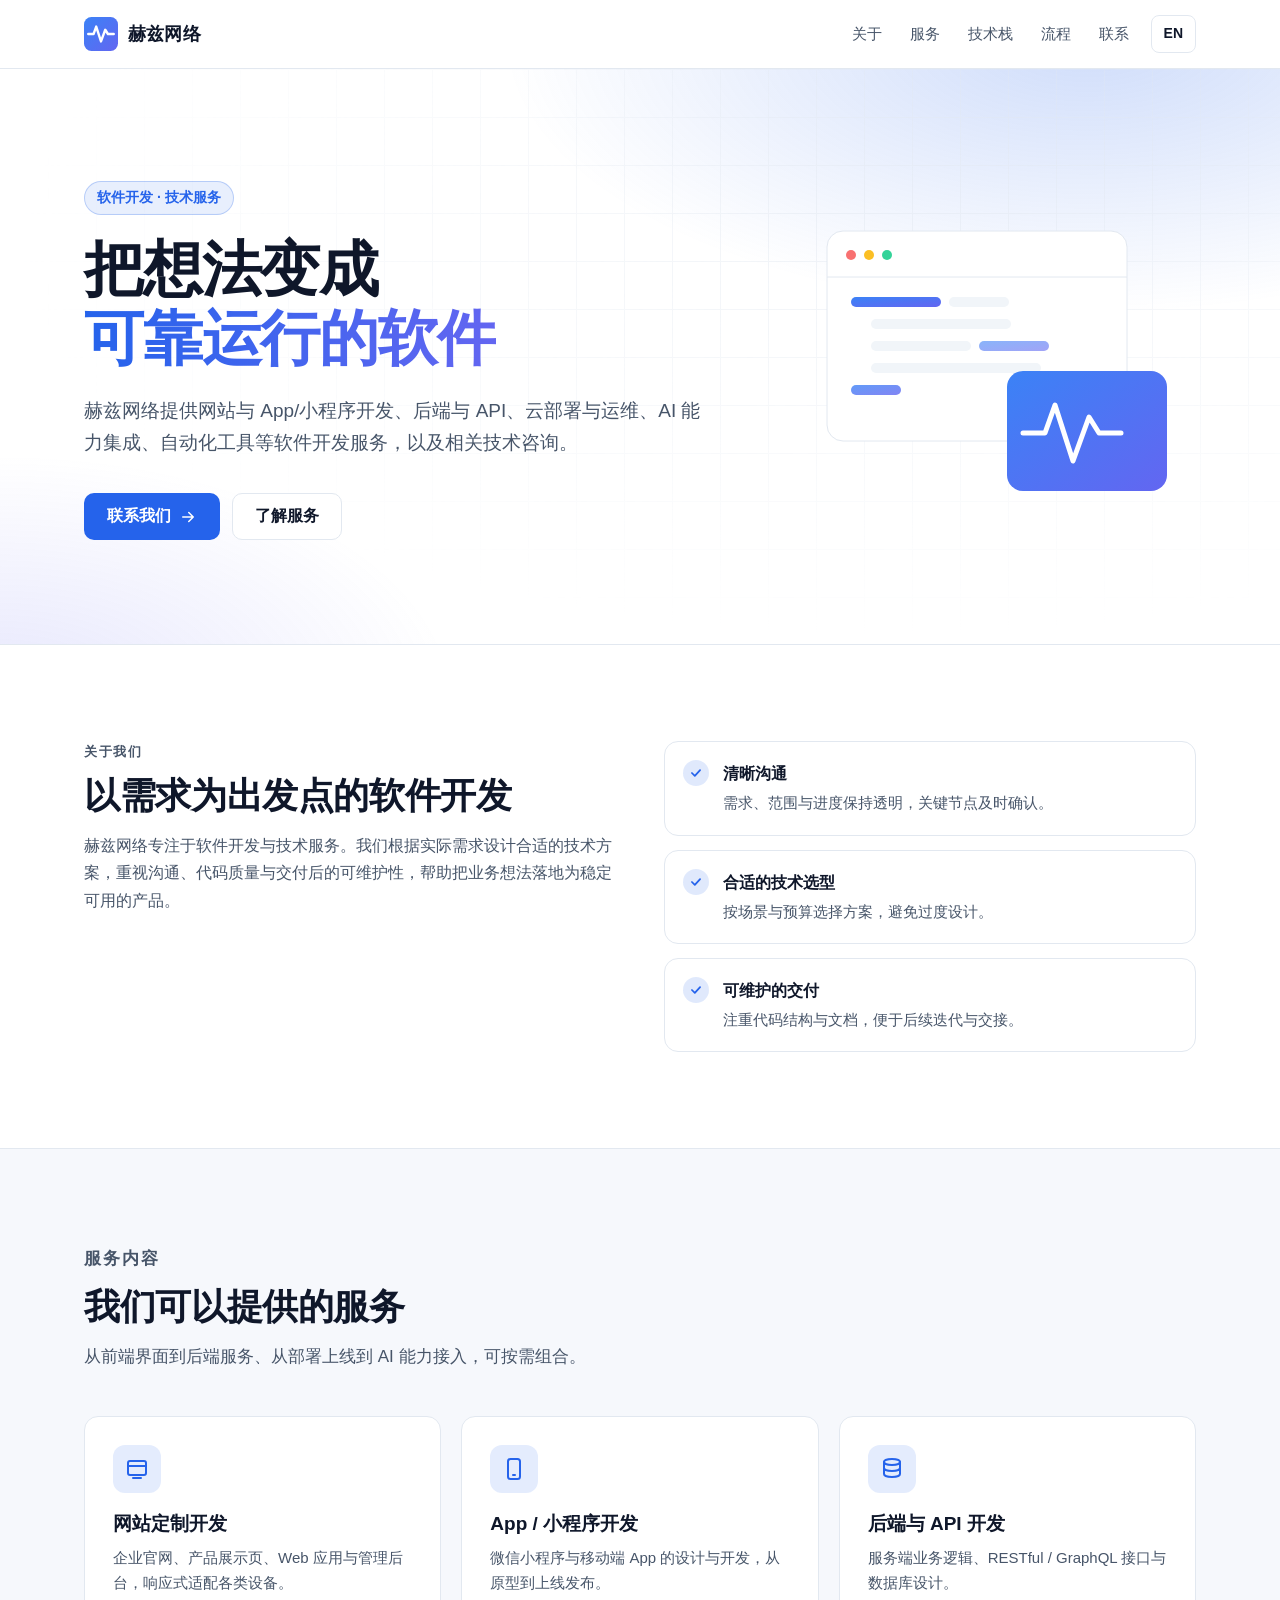
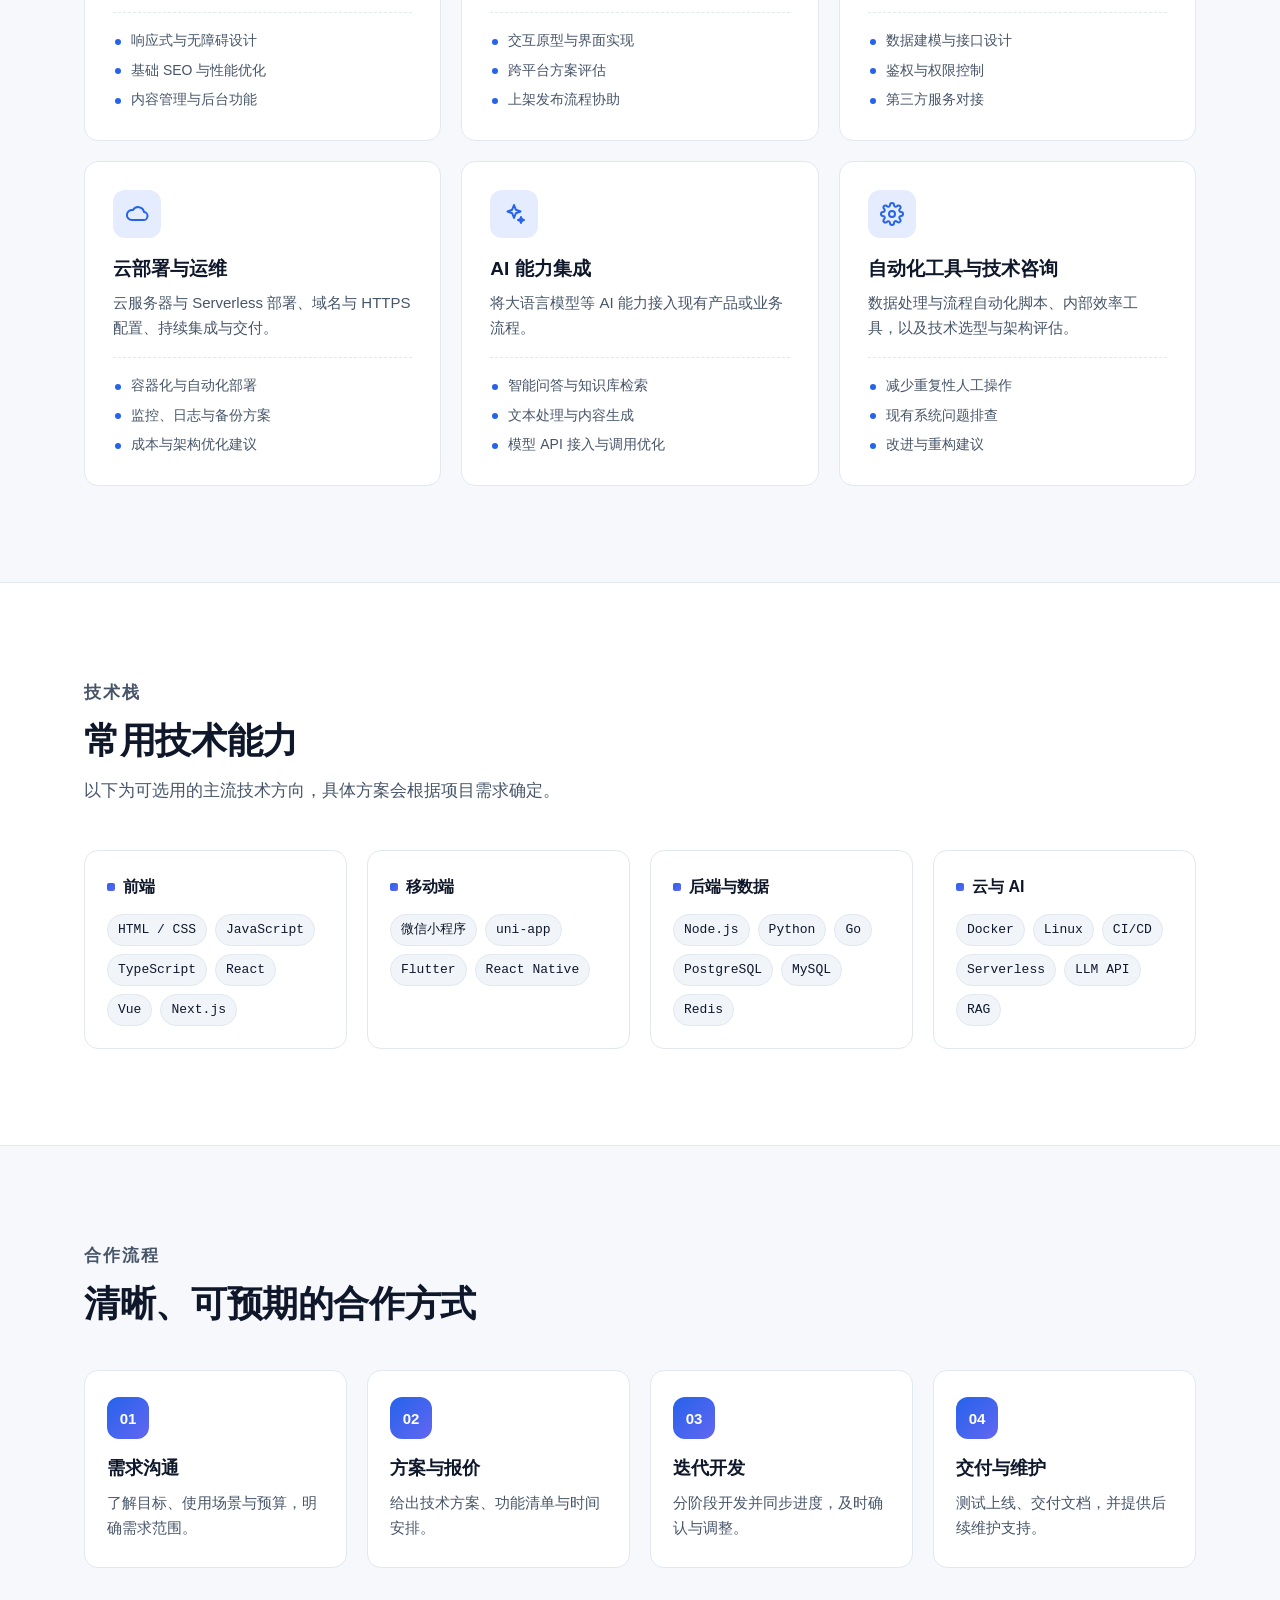
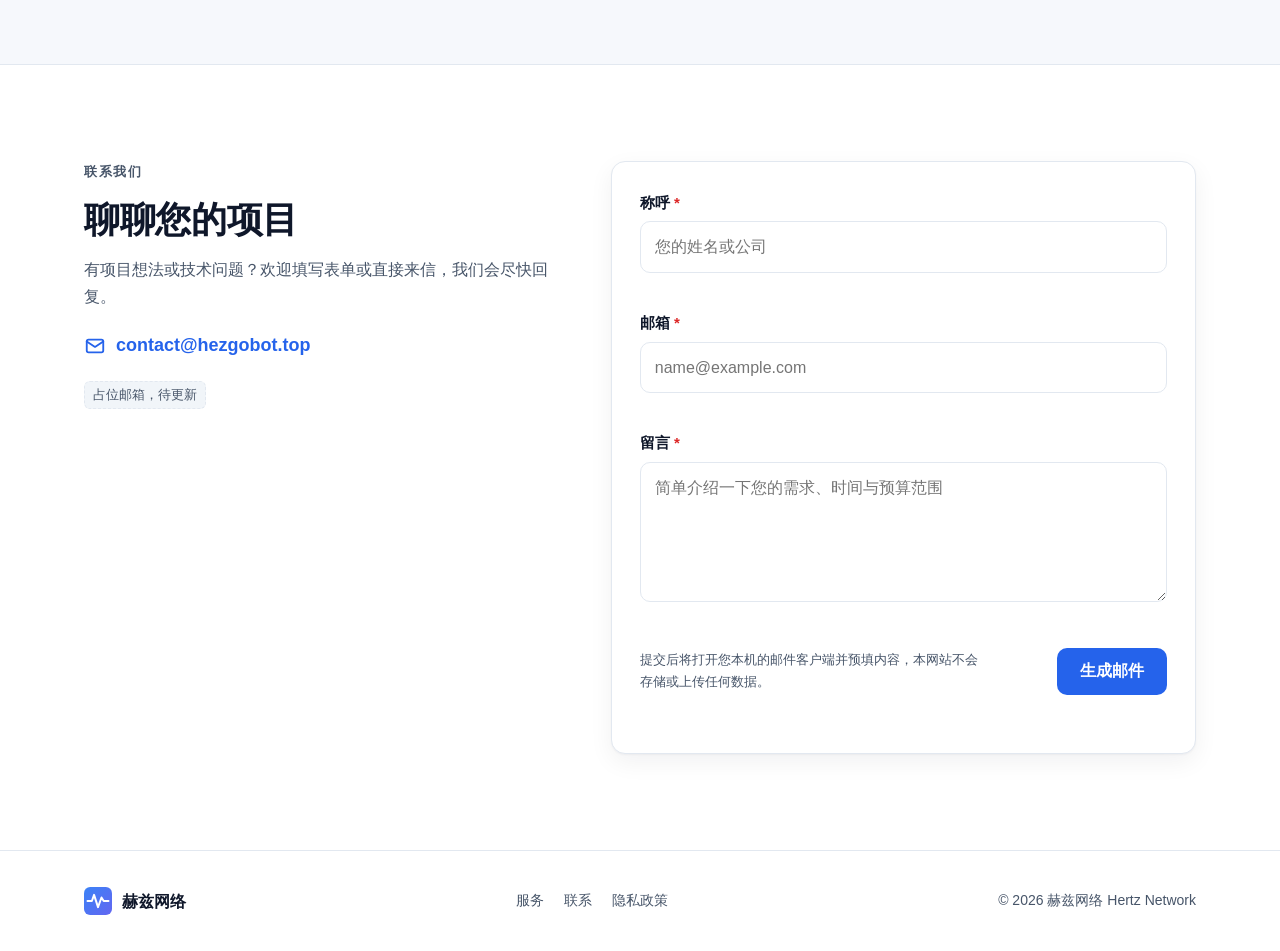
<file: index.html>
<!DOCTYPE html>
<html lang="zh-CN" data-lang="zh" data-title-zh="赫兹网络 Hertz Network｜软件开发与技术服务" data-title-en="Hertz Network (赫兹网络) | Software Development &amp; Technical Services">
<head>
<meta charset="utf-8">
<meta name="viewport" content="width=device-width, initial-scale=1">
<title>赫兹网络 Hertz Network｜软件开发与技术服务</title>
<meta name="description" content="赫兹网络 Hertz Network 提供软件开发与技术服务：网站与 App/小程序开发、后端与 API、云部署与运维、AI 能力集成、自动化工具与技术咨询。Software development services: web &amp; apps, backend/APIs, cloud deployment, AI integration.">
<meta name="robots" content="index, follow">
<meta name="theme-color" content="#2563eb" media="(prefers-color-scheme: light)">
<meta name="theme-color" content="#0b1120" media="(prefers-color-scheme: dark)">
<link rel="canonical" href="https://hertz.yxu2218.workers.dev/">
<link rel="icon" href="favicon.svg" type="image/svg+xml">
<link rel="sitemap" type="application/xml" href="sitemap.xml">
<meta property="og:type" content="website">
<meta property="og:site_name" content="赫兹网络 Hertz Network">
<meta property="og:title" content="赫兹网络 Hertz Network｜软件开发与技术服务">
<meta property="og:description" content="网站与 App 开发、后端与 API、云部署、AI 能力集成——把想法变成可靠运行的软件。">
<meta property="og:url" content="https://hertz.yxu2218.workers.dev/">
<meta property="og:image" content="https://hertz.yxu2218.workers.dev/og-image.png">
<meta property="og:image:width" content="1200">
<meta property="og:image:height" content="630">
<meta property="og:locale" content="zh_CN">
<meta property="og:locale:alternate" content="en_US">
<meta name="twitter:card" content="summary_large_image">
<meta name="twitter:title" content="赫兹网络 Hertz Network｜软件开发与技术服务">
<meta name="twitter:description" content="Web &amp; app development, backend/APIs, cloud deployment and AI integration — turning ideas into software that runs reliably.">
<meta name="twitter:image" content="https://hertz.yxu2218.workers.dev/og-image.png">
<link rel="stylesheet" href="style.css">
</head>
<body>
<a class="skip-link" href="#main"><span class="zh">跳到主要内容</span><span class="en">Skip to main content</span></a>

<header class="nav">
  <div class="wrap nav-inner">
    <a class="brand" href="#top">
      <img src="logo.svg" alt="" width="34" height="34">
      <span><span class="zh">赫兹网络</span><span class="en">Hertz Network</span></span>
    </a>
    <nav class="nav-right" aria-label="主导航 Main">
      <ul class="links" id="site-nav">
        <li><a href="#about"><span class="zh">关于</span><span class="en">About</span></a></li>
        <li><a href="#services"><span class="zh">服务</span><span class="en">Services</span></a></li>
        <li><a href="#stack"><span class="zh">技术栈</span><span class="en">Tech Stack</span></a></li>
        <li><a href="#process"><span class="zh">流程</span><span class="en">Process</span></a></li>
        <li><a href="#contact"><span class="zh">联系</span><span class="en">Contact</span></a></li>
      </ul>
      <button class="lang-btn" type="button" data-lang-toggle aria-label="Switch to English">EN</button>
      <button class="menu-btn" id="menu-btn" type="button" aria-controls="site-nav" aria-expanded="false">
        <span class="visually-hidden">菜单 Menu</span>
        <svg viewBox="0 0 24 24" fill="none" stroke="currentColor" stroke-width="2" stroke-linecap="round" aria-hidden="true"><path d="M4 7h16M4 12h16M4 17h16"/></svg>
      </button>
    </nav>
  </div>
</header>

<main id="main">
  <section class="hero" id="top" aria-labelledby="hero-title">
    <div class="wrap">
      <div>
        <p class="eyebrow"><span class="zh">软件开发 · 技术服务</span><span class="en">Software Development · Technical Services</span></p>
        <h1 id="hero-title"><span class="zh">把想法变成<br><span class="grad">可靠运行的软件</span></span><span class="en">Turning ideas into<br><span class="grad">software that runs reliably</span></span></h1>
        <p class="lead"><span class="zh">赫兹网络提供网站与 App/小程序开发、后端与 API、云部署与运维、AI 能力集成、自动化工具等软件开发服务，以及相关技术咨询。</span><span class="en">Hertz Network offers website, app and mini-program development, backend and API engineering, cloud deployment and operations, AI integration and automation tools — plus related technical consulting.</span></p>
        <div class="cta">
          <a class="btn primary" href="#contact"><span class="zh">联系我们</span><span class="en">Get in touch</span>
            <svg width="18" height="18" viewBox="0 0 24 24" fill="none" stroke="currentColor" stroke-width="2" stroke-linecap="round" stroke-linejoin="round" aria-hidden="true"><path d="M5 12h14M13 6l6 6-6 6"/></svg></a>
          <a class="btn ghost" href="#services"><span class="zh">了解服务</span><span class="en">Explore services</span></a>
        </div>
      </div>
      <div class="hero-art" aria-hidden="true">
        <svg viewBox="0 0 360 300" xmlns="http://www.w3.org/2000/svg">
          <defs>
            <linearGradient id="hg" x1="0" y1="0" x2="1" y2="1"><stop offset="0" stop-color="#3b82f6"/><stop offset="1" stop-color="#6366f1"/></linearGradient>
          </defs>
          <rect x="10" y="20" width="300" height="210" rx="16" fill="var(--surface)" stroke="var(--line)"/>
          <circle cx="34" cy="44" r="5" fill="#f87171"/><circle cx="52" cy="44" r="5" fill="#fbbf24"/><circle cx="70" cy="44" r="5" fill="#34d399"/>
          <line x1="10" y1="66" x2="310" y2="66" stroke="var(--line)"/>
          <rect x="34" y="86" width="90" height="10" rx="5" fill="url(#hg)"/>
          <rect x="132" y="86" width="60" height="10" rx="5" fill="var(--surface-2)"/>
          <rect x="54" y="108" width="140" height="10" rx="5" fill="var(--surface-2)"/>
          <rect x="54" y="130" width="100" height="10" rx="5" fill="var(--surface-2)"/>
          <rect x="162" y="130" width="70" height="10" rx="5" fill="url(#hg)" opacity=".6"/>
          <rect x="54" y="152" width="170" height="10" rx="5" fill="var(--surface-2)"/>
          <rect x="34" y="174" width="50" height="10" rx="5" fill="url(#hg)" opacity=".8"/>
          <rect x="190" y="160" width="160" height="120" rx="16" fill="url(#hg)"/>
          <path d="M206 222h22l10-28 18 56 16-44 10 16h22" fill="none" stroke="#fff" stroke-width="5" stroke-linecap="round" stroke-linejoin="round"/>
        </svg>
      </div>
    </div>
  </section>

  <section id="about" class="section" aria-labelledby="about-title">
    <div class="wrap about-grid">
      <div>
        <p class="kicker"><span class="zh">关于我们</span><span class="en">About</span></p>
        <h2 id="about-title"><span class="zh">以需求为出发点的软件开发</span><span class="en">Software development that starts from your needs</span></h2>
        <p><span class="zh">赫兹网络专注于软件开发与技术服务。我们根据实际需求设计合适的技术方案，重视沟通、代码质量与交付后的可维护性，帮助把业务想法落地为稳定可用的产品。</span><span class="en">Hertz Network focuses on software development and technical services. We design solutions around real requirements, with an emphasis on clear communication, code quality and long-term maintainability, helping turn ideas into stable, usable products.</span></p>
      </div>
      <ul class="values">
        <li><span class="check" aria-hidden="true"><svg viewBox="0 0 24 24" fill="none" stroke="currentColor" stroke-width="3" stroke-linecap="round" stroke-linejoin="round"><path d="M5 12l5 5 9-10"/></svg></span>
          <div><strong><span class="zh">清晰沟通</span><span class="en">Clear communication</span></strong><span class="d"><span class="zh">需求、范围与进度保持透明，关键节点及时确认。</span><span class="en">Transparent scope and progress, with check-ins at key milestones.</span></span></div></li>
        <li><span class="check" aria-hidden="true"><svg viewBox="0 0 24 24" fill="none" stroke="currentColor" stroke-width="3" stroke-linecap="round" stroke-linejoin="round"><path d="M5 12l5 5 9-10"/></svg></span>
          <div><strong><span class="zh">合适的技术选型</span><span class="en">Fit-for-purpose technology</span></strong><span class="d"><span class="zh">按场景与预算选择方案，避免过度设计。</span><span class="en">Choices driven by use case and budget, without over-engineering.</span></span></div></li>
        <li><span class="check" aria-hidden="true"><svg viewBox="0 0 24 24" fill="none" stroke="currentColor" stroke-width="3" stroke-linecap="round" stroke-linejoin="round"><path d="M5 12l5 5 9-10"/></svg></span>
          <div><strong><span class="zh">可维护的交付</span><span class="en">Maintainable delivery</span></strong><span class="d"><span class="zh">注重代码结构与文档，便于后续迭代与交接。</span><span class="en">Well-structured code and documentation for future iteration and handover.</span></span></div></li>
      </ul>
    </div>
  </section>

  <section id="services" class="section alt" aria-labelledby="services-title">
    <div class="wrap">
      <div class="section-head">
        <p class="kicker"><span class="zh">服务内容</span><span class="en">Services</span></p>
        <h2 id="services-title"><span class="zh">我们可以提供的服务</span><span class="en">What we offer</span></h2>
        <p><span class="zh">从前端界面到后端服务、从部署上线到 AI 能力接入，可按需组合。</span><span class="en">From interfaces to backend services, from deployment to AI integration — combine what you need.</span></p>
      </div>
      <div class="grid">
        <article class="card">
          <div class="ico" aria-hidden="true"><svg viewBox="0 0 24 24" fill="none" stroke="currentColor" stroke-width="2" stroke-linecap="round" stroke-linejoin="round"><rect x="3" y="4" width="18" height="14" rx="2"/><path d="M3 9h18M8 21h8"/></svg></div>
          <h3><span class="zh">网站定制开发</span><span class="en">Web Development</span></h3>
          <p><span class="zh">企业官网、产品展示页、Web 应用与管理后台，响应式适配各类设备。</span><span class="en">Company sites, product pages, web apps and admin dashboards, responsive across devices.</span></p>
          <ul>
            <li><span class="zh">响应式与无障碍设计</span><span class="en">Responsive, accessible design</span></li>
            <li><span class="zh">基础 SEO 与性能优化</span><span class="en">SEO basics and performance tuning</span></li>
            <li><span class="zh">内容管理与后台功能</span><span class="en">Content management and admin features</span></li>
          </ul>
        </article>
        <article class="card">
          <div class="ico" aria-hidden="true"><svg viewBox="0 0 24 24" fill="none" stroke="currentColor" stroke-width="2" stroke-linecap="round" stroke-linejoin="round"><rect x="6" y="2" width="12" height="20" rx="2.5"/><path d="M11 18h2"/></svg></div>
          <h3><span class="zh">App / 小程序开发</span><span class="en">Apps &amp; Mini-programs</span></h3>
          <p><span class="zh">微信小程序与移动端 App 的设计与开发，从原型到上线发布。</span><span class="en">WeChat mini-programs and mobile apps, from prototype to release.</span></p>
          <ul>
            <li><span class="zh">交互原型与界面实现</span><span class="en">Interactive prototypes and UI build</span></li>
            <li><span class="zh">跨平台方案评估</span><span class="en">Cross-platform options assessment</span></li>
            <li><span class="zh">上架发布流程协助</span><span class="en">Help with store / platform release</span></li>
          </ul>
        </article>
        <article class="card">
          <div class="ico" aria-hidden="true"><svg viewBox="0 0 24 24" fill="none" stroke="currentColor" stroke-width="2" stroke-linecap="round" stroke-linejoin="round"><ellipse cx="12" cy="5" rx="8" ry="3"/><path d="M4 5v6c0 1.7 3.6 3 8 3s8-1.3 8-3V5M4 11v6c0 1.7 3.6 3 8 3s8-1.3 8-3v-6"/></svg></div>
          <h3><span class="zh">后端与 API 开发</span><span class="en">Backend &amp; APIs</span></h3>
          <p><span class="zh">服务端业务逻辑、RESTful / GraphQL 接口与数据库设计。</span><span class="en">Server-side logic, RESTful / GraphQL APIs and database design.</span></p>
          <ul>
            <li><span class="zh">数据建模与接口设计</span><span class="en">Data modelling and API design</span></li>
            <li><span class="zh">鉴权与权限控制</span><span class="en">Authentication and access control</span></li>
            <li><span class="zh">第三方服务对接</span><span class="en">Third-party service integration</span></li>
          </ul>
        </article>
        <article class="card">
          <div class="ico" aria-hidden="true"><svg viewBox="0 0 24 24" fill="none" stroke="currentColor" stroke-width="2" stroke-linecap="round" stroke-linejoin="round"><path d="M7 18a5 5 0 1 1 .9-9.9A6 6 0 0 1 19 10a4 4 0 0 1-1 8H7z"/></svg></div>
          <h3><span class="zh">云部署与运维</span><span class="en">Cloud Deployment &amp; Ops</span></h3>
          <p><span class="zh">云服务器与 Serverless 部署、域名与 HTTPS 配置、持续集成与交付。</span><span class="en">Cloud server and serverless deployment, domains and HTTPS, CI/CD pipelines.</span></p>
          <ul>
            <li><span class="zh">容器化与自动化部署</span><span class="en">Containerisation and automated deploys</span></li>
            <li><span class="zh">监控、日志与备份方案</span><span class="en">Monitoring, logging and backups</span></li>
            <li><span class="zh">成本与架构优化建议</span><span class="en">Cost and architecture recommendations</span></li>
          </ul>
        </article>
        <article class="card">
          <div class="ico" aria-hidden="true"><svg viewBox="0 0 24 24" fill="none" stroke="currentColor" stroke-width="2" stroke-linecap="round" stroke-linejoin="round"><path d="M12 3l1.8 4.7L18.5 9.5l-4.7 1.8L12 16l-1.8-4.7L5.5 9.5l4.7-1.8z"/><path d="M19 15l.8 2.2L22 18l-2.2.8L19 21l-.8-2.2L16 18l2.2-.8z"/></svg></div>
          <h3><span class="zh">AI 能力集成</span><span class="en">AI Integration</span></h3>
          <p><span class="zh">将大语言模型等 AI 能力接入现有产品或业务流程。</span><span class="en">Bringing large language models and other AI capabilities into products and workflows.</span></p>
          <ul>
            <li><span class="zh">智能问答与知识库检索</span><span class="en">Assistants and knowledge-base retrieval</span></li>
            <li><span class="zh">文本处理与内容生成</span><span class="en">Text processing and content generation</span></li>
            <li><span class="zh">模型 API 接入与调用优化</span><span class="en">Model API integration and usage tuning</span></li>
          </ul>
        </article>
        <article class="card">
          <div class="ico" aria-hidden="true"><svg viewBox="0 0 24 24" fill="none" stroke="currentColor" stroke-width="2" stroke-linecap="round" stroke-linejoin="round"><circle cx="12" cy="12" r="3"/><path d="M19.4 15a1.7 1.7 0 0 0 .3 1.8l.1.1a2 2 0 1 1-2.8 2.8l-.1-.1a1.7 1.7 0 0 0-2.9 1.2V21a2 2 0 1 1-4 0v-.1a1.7 1.7 0 0 0-2.9-1.2l-.1.1a2 2 0 1 1-2.8-2.8l.1-.1A1.7 1.7 0 0 0 3.1 14H3a2 2 0 1 1 0-4h.1a1.7 1.7 0 0 0 1.2-2.9l-.1-.1A2 2 0 1 1 7 4.2l.1.1A1.7 1.7 0 0 0 10 3.1V3a2 2 0 1 1 4 0v.1a1.7 1.7 0 0 0 2.9 1.2l.1-.1A2 2 0 1 1 19.8 7l-.1.1a1.7 1.7 0 0 0 1.2 2.9H21a2 2 0 1 1 0 4h-.1a1.7 1.7 0 0 0-1.5 1z"/></svg></div>
          <h3><span class="zh">自动化工具与技术咨询</span><span class="en">Automation &amp; Consulting</span></h3>
          <p><span class="zh">数据处理与流程自动化脚本、内部效率工具，以及技术选型与架构评估。</span><span class="en">Data processing and workflow automation, internal tools, technology selection and architecture reviews.</span></p>
          <ul>
            <li><span class="zh">减少重复性人工操作</span><span class="en">Cutting repetitive manual work</span></li>
            <li><span class="zh">现有系统问题排查</span><span class="en">Troubleshooting existing systems</span></li>
            <li><span class="zh">改进与重构建议</span><span class="en">Improvement and refactoring advice</span></li>
          </ul>
        </article>
      </div>
    </div>
  </section>

  <section id="stack" class="section" aria-labelledby="stack-title">
    <div class="wrap">
      <div class="section-head">
        <p class="kicker"><span class="zh">技术栈</span><span class="en">Tech Stack</span></p>
        <h2 id="stack-title"><span class="zh">常用技术能力</span><span class="en">Technologies we work with</span></h2>
        <p><span class="zh">以下为可选用的主流技术方向，具体方案会根据项目需求确定。</span><span class="en">Mainstream technologies we can choose from; the actual stack is decided per project.</span></p>
      </div>
      <div class="stack">
        <div class="stack-group">
          <h3><span class="zh">前端</span><span class="en">Frontend</span></h3>
          <ul class="tags"><li>HTML / CSS</li><li>JavaScript</li><li>TypeScript</li><li>React</li><li>Vue</li><li>Next.js</li></ul>
        </div>
        <div class="stack-group">
          <h3><span class="zh">移动端</span><span class="en">Mobile</span></h3>
          <ul class="tags"><li><span class="zh">微信小程序</span><span class="en">WeChat Mini Program</span></li><li>uni-app</li><li>Flutter</li><li>React Native</li></ul>
        </div>
        <div class="stack-group">
          <h3><span class="zh">后端与数据</span><span class="en">Backend &amp; Data</span></h3>
          <ul class="tags"><li>Node.js</li><li>Python</li><li>Go</li><li>PostgreSQL</li><li>MySQL</li><li>Redis</li></ul>
        </div>
        <div class="stack-group">
          <h3><span class="zh">云与 AI</span><span class="en">Cloud &amp; AI</span></h3>
          <ul class="tags"><li>Docker</li><li>Linux</li><li>CI/CD</li><li>Serverless</li><li>LLM API</li><li>RAG</li></ul>
        </div>
      </div>
    </div>
  </section>

  <section id="process" class="section alt" aria-labelledby="process-title">
    <div class="wrap">
      <div class="section-head">
        <p class="kicker"><span class="zh">合作流程</span><span class="en">How We Work</span></p>
        <h2 id="process-title"><span class="zh">清晰、可预期的合作方式</span><span class="en">A clear, predictable way of working</span></h2>
      </div>
      <ol class="steps">
        <li><h3><span class="zh">需求沟通</span><span class="en">Discovery</span></h3><p><span class="zh">了解目标、使用场景与预算，明确需求范围。</span><span class="en">Understand goals, use cases and budget; define the scope.</span></p></li>
        <li><h3><span class="zh">方案与报价</span><span class="en">Proposal</span></h3><p><span class="zh">给出技术方案、功能清单与时间安排。</span><span class="en">A technical plan, feature list and timeline.</span></p></li>
        <li><h3><span class="zh">迭代开发</span><span class="en">Development</span></h3><p><span class="zh">分阶段开发并同步进度，及时确认与调整。</span><span class="en">Iterative development with regular progress check-ins.</span></p></li>
        <li><h3><span class="zh">交付与维护</span><span class="en">Delivery &amp; Support</span></h3><p><span class="zh">测试上线、交付文档，并提供后续维护支持。</span><span class="en">Testing, launch, documentation and ongoing maintenance.</span></p></li>
      </ol>
    </div>
  </section>

  <section id="contact" class="section" aria-labelledby="contact-title">
    <div class="wrap contact-grid">
      <div class="contact-info">
        <p class="kicker"><span class="zh">联系我们</span><span class="en">Contact</span></p>
        <h2 id="contact-title"><span class="zh">聊聊您的项目</span><span class="en">Tell us about your project</span></h2>
        <p><span class="zh">有项目想法或技术问题？欢迎填写表单或直接来信，我们会尽快回复。</span><span class="en">Have a project idea or a technical question? Use the form or email us directly and we will get back to you.</span></p>
        <!-- TODO: replace placeholder email with the real address (also in main.js and privacy.html) -->
        <p class="mail-line">
          <svg viewBox="0 0 24 24" fill="none" stroke="currentColor" stroke-width="2" stroke-linecap="round" stroke-linejoin="round" aria-hidden="true"><rect x="3" y="5" width="18" height="14" rx="2"/><path d="M3 7l9 6 9-6"/></svg>
          <a href="mailto:contact@hezgobot.top">contact@hezgobot.top</a>
        </p>
        <span class="placeholder"><span class="zh">占位邮箱，待更新</span><span class="en">Placeholder email — to be updated</span></span>
      </div>

      <form class="form" id="contact-form" novalidate aria-describedby="form-hint">
        <div class="field">
          <label for="name"><span class="zh">称呼</span><span class="en">Name</span> <span class="req" aria-hidden="true">*</span></label>
          <input id="name" name="name" type="text" autocomplete="name" required maxlength="100" aria-describedby="name-error" data-ph-zh="您的姓名或公司" data-ph-en="Your name or company" placeholder="您的姓名或公司">
          <span class="err" id="name-error" aria-live="polite"></span>
        </div>
        <div class="field">
          <label for="email"><span class="zh">邮箱</span><span class="en">Email</span> <span class="req" aria-hidden="true">*</span></label>
          <input id="email" name="email" type="email" autocomplete="email" required maxlength="200" aria-describedby="email-error" data-ph-zh="name@example.com" data-ph-en="name@example.com" placeholder="name@example.com">
          <span class="err" id="email-error" aria-live="polite"></span>
        </div>
        <div class="field">
          <label for="message"><span class="zh">留言</span><span class="en">Message</span> <span class="req" aria-hidden="true">*</span></label>
          <textarea id="message" name="message" required minlength="10" maxlength="5000" aria-describedby="message-error" data-ph-zh="简单介绍一下您的需求、时间与预算范围" data-ph-en="Briefly describe what you need, your timeline and budget range" placeholder="简单介绍一下您的需求、时间与预算范围"></textarea>
          <span class="err" id="message-error" aria-live="polite"></span>
        </div>
        <div class="form-foot">
          <p class="form-hint" id="form-hint"><span class="zh">提交后将打开您本机的邮件客户端并预填内容，本网站不会存储或上传任何数据。</span><span class="en">Submitting opens your own mail app with the message prefilled. This site does not store or upload any data.</span></p>
          <button class="btn primary" type="submit"><span class="zh">生成邮件</span><span class="en">Compose email</span></button>
        </div>
        <p class="form-status" id="form-status" role="status" aria-live="polite"></p>
      </form>
    </div>
  </section>
</main>

<footer class="footer">
  <div class="wrap footer-inner">
    <a class="brand" href="#top"><img src="logo.svg" alt="" width="28" height="28"><span><span class="zh">赫兹网络</span><span class="en">Hertz Network</span></span></a>
    <ul class="footer-links">
      <li><a href="#services"><span class="zh">服务</span><span class="en">Services</span></a></li>
      <li><a href="#contact"><span class="zh">联系</span><span class="en">Contact</span></a></li>
      <li><a href="privacy.html"><span class="zh">隐私政策</span><span class="en">Privacy Policy</span></a></li>
    </ul>
    <p>© <span id="year">2026</span> 赫兹网络 Hertz Network</p>
  </div>
</footer>
<script src="main.js"></script>
</body>
</html>
</file>
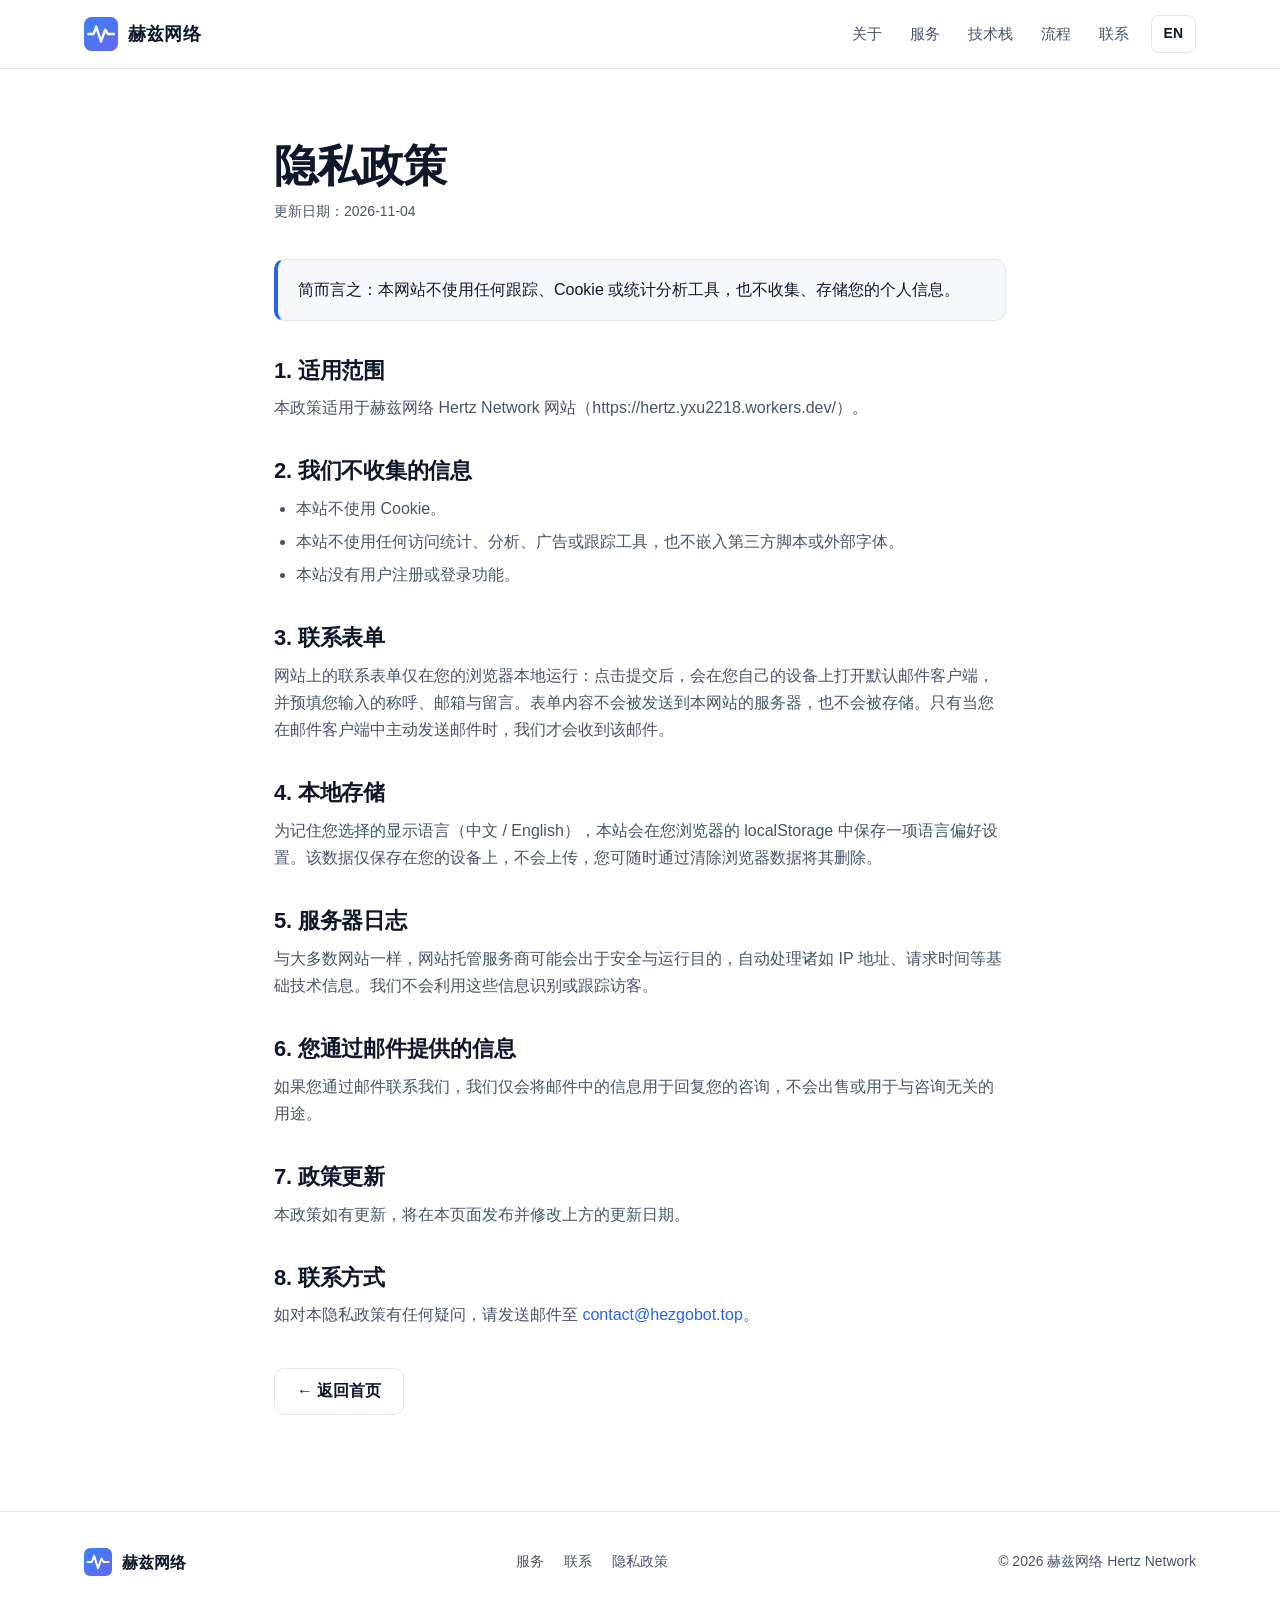
<file: privacy.html>
<!DOCTYPE html>
<html lang="zh-CN" data-lang="zh" data-title-zh="隐私政策｜赫兹网络 Hertz Network" data-title-en="Privacy Policy | Hertz Network (赫兹网络)">
<head>
<meta charset="utf-8">
<meta name="viewport" content="width=device-width, initial-scale=1">
<title>隐私政策｜赫兹网络 Hertz Network</title>
<meta name="description" content="赫兹网络 Hertz Network 网站隐私政策：本站不使用任何跟踪、Cookie 或统计分析工具。Privacy policy: no tracking, cookies or analytics.">
<meta name="robots" content="index, follow">
<meta name="theme-color" content="#2563eb" media="(prefers-color-scheme: light)">
<meta name="theme-color" content="#0b1120" media="(prefers-color-scheme: dark)">
<link rel="canonical" href="https://hertz.yxu2218.workers.dev/privacy.html">
<link rel="icon" href="favicon.svg" type="image/svg+xml">
<meta property="og:type" content="website">
<meta property="og:site_name" content="赫兹网络 Hertz Network">
<meta property="og:title" content="隐私政策｜赫兹网络 Hertz Network">
<meta property="og:description" content="本站不使用任何跟踪、Cookie 或统计分析工具。This site uses no tracking, cookies or analytics.">
<meta property="og:url" content="https://hertz.yxu2218.workers.dev/privacy.html">
<meta property="og:image" content="https://hertz.yxu2218.workers.dev/og-image.png">
<meta property="og:locale" content="zh_CN">
<meta property="og:locale:alternate" content="en_US">
<meta name="twitter:card" content="summary_large_image">
<meta name="twitter:title" content="Privacy Policy | Hertz Network">
<meta name="twitter:description" content="This site uses no tracking, cookies or analytics.">
<meta name="twitter:image" content="https://hertz.yxu2218.workers.dev/og-image.png">
<link rel="stylesheet" href="style.css">
</head>
<body>
<a class="skip-link" href="#main"><span class="zh">跳到主要内容</span><span class="en">Skip to main content</span></a>

<header class="nav">
  <div class="wrap nav-inner">
    <a class="brand" href="index.html">
      <img src="logo.svg" alt="" width="34" height="34">
      <span><span class="zh">赫兹网络</span><span class="en">Hertz Network</span></span>
    </a>
    <nav class="nav-right" aria-label="主导航 Main">
      <ul class="links" id="site-nav">
        <li><a href="index.html#about"><span class="zh">关于</span><span class="en">About</span></a></li>
        <li><a href="index.html#services"><span class="zh">服务</span><span class="en">Services</span></a></li>
        <li><a href="index.html#stack"><span class="zh">技术栈</span><span class="en">Tech Stack</span></a></li>
        <li><a href="index.html#process"><span class="zh">流程</span><span class="en">Process</span></a></li>
        <li><a href="index.html#contact"><span class="zh">联系</span><span class="en">Contact</span></a></li>
      </ul>
      <button class="lang-btn" type="button" data-lang-toggle aria-label="Switch to English">EN</button>
      <button class="menu-btn" id="menu-btn" type="button" aria-controls="site-nav" aria-expanded="false">
        <span class="visually-hidden">菜单 Menu</span>
        <svg viewBox="0 0 24 24" fill="none" stroke="currentColor" stroke-width="2" stroke-linecap="round" aria-hidden="true"><path d="M4 7h16M4 12h16M4 17h16"/></svg>
      </button>
    </nav>
  </div>
</header>

<main id="main" class="doc">
  <article class="wrap narrow">
    <!-- 中文 -->
    <div class="zh" lang="zh-CN">
      <h1>隐私政策</h1>
      <p class="meta">更新日期：2026-11-04</p>
      <p class="callout">简而言之：本网站不使用任何跟踪、Cookie 或统计分析工具，也不收集、存储您的个人信息。</p>

      <h2>1. 适用范围</h2>
      <p>本政策适用于赫兹网络 Hertz Network 网站（https://hertz.yxu2218.workers.dev/）。</p>

      <h2>2. 我们不收集的信息</h2>
      <ul>
        <li>本站不使用 Cookie。</li>
        <li>本站不使用任何访问统计、分析、广告或跟踪工具，也不嵌入第三方脚本或外部字体。</li>
        <li>本站没有用户注册或登录功能。</li>
      </ul>

      <h2>3. 联系表单</h2>
      <p>网站上的联系表单仅在您的浏览器本地运行：点击提交后，会在您自己的设备上打开默认邮件客户端，并预填您输入的称呼、邮箱与留言。表单内容不会被发送到本网站的服务器，也不会被存储。只有当您在邮件客户端中主动发送邮件时，我们才会收到该邮件。</p>

      <h2>4. 本地存储</h2>
      <p>为记住您选择的显示语言（中文 / English），本站会在您浏览器的 localStorage 中保存一项语言偏好设置。该数据仅保存在您的设备上，不会上传，您可随时通过清除浏览器数据将其删除。</p>

      <h2>5. 服务器日志</h2>
      <p>与大多数网站一样，网站托管服务商可能会出于安全与运行目的，自动处理诸如 IP 地址、请求时间等基础技术信息。我们不会利用这些信息识别或跟踪访客。</p>

      <h2>6. 您通过邮件提供的信息</h2>
      <p>如果您通过邮件联系我们，我们仅会将邮件中的信息用于回复您的咨询，不会出售或用于与咨询无关的用途。</p>

      <h2>7. 政策更新</h2>
      <p>本政策如有更新，将在本页面发布并修改上方的更新日期。</p>

      <h2>8. 联系方式</h2>
      <p>如对本隐私政策有任何疑问，请发送邮件至 <a href="mailto:contact@hezgobot.top">contact@hezgobot.top</a>。</p>
    </div>

    <!-- English -->
    <div class="en" lang="en">
      <h1>Privacy Policy</h1>
      <p class="meta">Last updated: 2026-11-04</p>
      <p class="callout">In short: this website uses no tracking, cookies or analytics, and does not collect or store your personal information.</p>

      <h2>1. Scope</h2>
      <p>This policy applies to the Hertz Network (赫兹网络) website at https://hertz.yxu2218.workers.dev/.</p>

      <h2>2. What we do not collect</h2>
      <ul>
        <li>This site does not use cookies.</li>
        <li>This site does not use any analytics, advertising or tracking tools, and does not load third-party scripts or external fonts.</li>
        <li>There is no user registration or login.</li>
      </ul>

      <h2>3. Contact form</h2>
      <p>The contact form runs entirely in your browser. When you submit it, it opens the default mail app on your own device with your name, email and message prefilled. Nothing you type is sent to this website’s server or stored. We only receive your message if you choose to send the email from your mail app.</p>

      <h2>4. Local storage</h2>
      <p>To remember your display language (中文 / English), the site stores a single language preference in your browser’s localStorage. It stays on your device, is never uploaded, and can be removed at any time by clearing your browser data.</p>

      <h2>5. Server logs</h2>
      <p>As with most websites, the hosting provider may automatically process basic technical information such as IP addresses and request times for security and operational purposes. We do not use this information to identify or track visitors.</p>

      <h2>6. Information you send by email</h2>
      <p>If you email us, we use the information in your message only to respond to your enquiry. We do not sell it or use it for unrelated purposes.</p>

      <h2>7. Changes</h2>
      <p>Any updates to this policy will be posted on this page with a revised “last updated” date.</p>

      <h2>8. Contact</h2>
      <p>Questions about this policy? Email <a href="mailto:contact@hezgobot.top">contact@hezgobot.top</a>.</p>
    </div>
    <p style="margin-top:40px"><a class="btn ghost" href="index.html"><span class="zh">← 返回首页</span><span class="en">← Back to home</span></a></p>
  </article>
</main>

<footer class="footer">
  <div class="wrap footer-inner">
    <a class="brand" href="index.html"><img src="logo.svg" alt="" width="28" height="28"><span><span class="zh">赫兹网络</span><span class="en">Hertz Network</span></span></a>
    <ul class="footer-links">
      <li><a href="index.html#services"><span class="zh">服务</span><span class="en">Services</span></a></li>
      <li><a href="index.html#contact"><span class="zh">联系</span><span class="en">Contact</span></a></li>
      <li><a href="privacy.html" aria-current="page"><span class="zh">隐私政策</span><span class="en">Privacy Policy</span></a></li>
    </ul>
    <p>© <span id="year">2026</span> 赫兹网络 Hertz Network</p>
  </div>
</footer>
<script src="main.js"></script>
</body>
</html>
</file>
<file: style.css>
/* 赫兹网络 Hertz Network — pure static stylesheet, system fonts only */
*,*::before,*::after{box-sizing:border-box}
*{margin:0;padding:0}
:root{
  --brand:#2563eb;--brand-2:#6366f1;--brand-ink:#1d4ed8;
  --ink:#0f172a;--muted:#475569;--line:#e2e8f0;
  --bg:#ffffff;--bg-alt:#f6f8fc;--surface:#ffffff;--surface-2:#f1f5f9;
  --nav-bg:rgba(255,255,255,.85);
  --shadow:0 1px 2px rgba(15,23,42,.04),0 8px 24px rgba(15,23,42,.06);
  --radius:14px;--focus:#f59e0b;
  color-scheme:light dark;
}
@media (prefers-color-scheme:dark){
  :root{
    --brand:#60a5fa;--brand-2:#818cf8;--brand-ink:#93c5fd;
    --ink:#e5e9f0;--muted:#a3adbd;--line:#243044;
    --bg:#0b1120;--bg-alt:#0f172a;--surface:#131c2e;--surface-2:#1a2438;
    --nav-bg:rgba(11,17,32,.82);
    --shadow:0 1px 2px rgba(0,0,0,.3),0 8px 24px rgba(0,0,0,.25);
  }
}
html{scroll-behavior:smooth;scroll-padding-top:80px;-webkit-text-size-adjust:100%}
@media (prefers-reduced-motion:reduce){html{scroll-behavior:auto}*{transition:none!important;animation:none!important}}
body{font-family:-apple-system,BlinkMacSystemFont,"Segoe UI",Roboto,"Helvetica Neue","PingFang SC","Hiragino Sans GB","Microsoft YaHei","Noto Sans CJK SC","Noto Sans SC",sans-serif;color:var(--ink);background:var(--bg);line-height:1.7;font-size:16px}
img,svg{display:block;max-width:100%}
a{color:var(--brand);text-decoration:none}
a:hover{text-decoration:underline}
:focus-visible{outline:3px solid var(--focus);outline-offset:3px;border-radius:6px}
.skip-link{position:absolute;left:12px;top:-60px;z-index:100;background:var(--ink);color:var(--bg);padding:10px 16px;border-radius:8px;font-weight:600}
.skip-link:focus{top:12px}
.visually-hidden{position:absolute!important;width:1px;height:1px;overflow:hidden;clip:rect(0 0 0 0);white-space:nowrap}
html[data-lang="zh"] .en,html[data-lang="en"] .zh{display:none!important}

.wrap{max-width:1160px;margin:0 auto;padding:0 24px}
.narrow{max-width:780px}

/* Nav */
.nav{position:sticky;top:0;z-index:50;background:var(--nav-bg);-webkit-backdrop-filter:saturate(1.4) blur(10px);backdrop-filter:saturate(1.4) blur(10px);border-bottom:1px solid var(--line)}
.nav-inner{display:flex;align-items:center;justify-content:space-between;height:68px;gap:16px}
.brand{display:flex;align-items:center;gap:10px;font-weight:700;font-size:18px;color:var(--ink);letter-spacing:.01em}
.brand:hover{text-decoration:none}
.brand img{width:34px;height:34px}
.nav-right{display:flex;align-items:center;gap:10px}
.links{display:flex;align-items:center;gap:4px;list-style:none}
.links a{display:block;padding:8px 12px;border-radius:8px;color:var(--muted);font-size:15px;font-weight:500}
.links a:hover{color:var(--ink);background:var(--surface-2);text-decoration:none}
.lang-btn,.menu-btn{font:inherit;font-size:14px;font-weight:600;border:1px solid var(--line);background:var(--surface);color:var(--ink);border-radius:8px;padding:6px 12px;cursor:pointer;min-height:38px}
.lang-btn:hover,.menu-btn:hover{border-color:var(--brand);color:var(--brand)}
.menu-btn{display:none;width:42px;padding:0;align-items:center;justify-content:center}
.menu-btn svg{width:22px;height:22px}

/* Buttons */
.btn{display:inline-flex;align-items:center;gap:8px;padding:12px 22px;border-radius:10px;font-weight:600;font-size:16px;border:1px solid transparent;transition:background .2s,border-color .2s,color .2s,transform .2s;cursor:pointer;font-family:inherit;line-height:1.3}
.btn:hover{text-decoration:none;transform:translateY(-1px)}
.btn.primary{background:var(--brand);color:#fff}
@media (prefers-color-scheme:dark){.btn.primary{background:#2563eb}}
.btn.primary:hover{background:#1d4ed8}
.btn.ghost{border-color:var(--line);color:var(--ink);background:var(--surface)}
.btn.ghost:hover{border-color:var(--brand);color:var(--brand)}

/* Hero */
.hero{position:relative;overflow:hidden;padding:112px 0 104px;border-bottom:1px solid var(--line);
  background:radial-gradient(900px 420px at 85% -5%,color-mix(in srgb,var(--brand) 22%,transparent),transparent 65%),
             radial-gradient(700px 380px at 0% 110%,color-mix(in srgb,var(--brand-2) 16%,transparent),transparent 65%),var(--bg)}
.hero::before{content:"";position:absolute;inset:0;background-image:linear-gradient(var(--line) 1px,transparent 1px),linear-gradient(90deg,var(--line) 1px,transparent 1px);background-size:48px 48px;opacity:.45;-webkit-mask-image:radial-gradient(ellipse at 70% 30%,#000 10%,transparent 70%);mask-image:radial-gradient(ellipse at 70% 30%,#000 10%,transparent 70%);pointer-events:none}
.hero .wrap{position:relative;display:grid;grid-template-columns:1.25fr .75fr;gap:48px;align-items:center}
.eyebrow{display:inline-flex;align-items:center;gap:8px;font-size:14px;font-weight:600;color:var(--brand);background:color-mix(in srgb,var(--brand) 10%,transparent);border:1px solid color-mix(in srgb,var(--brand) 25%,transparent);padding:4px 12px;border-radius:999px;margin-bottom:20px}
h1{font-size:clamp(34px,5.6vw,60px);line-height:1.15;letter-spacing:-.02em;margin-bottom:22px}
.grad{background:linear-gradient(90deg,var(--brand),var(--brand-2));-webkit-background-clip:text;background-clip:text;color:transparent}
.lead{font-size:clamp(17px,1.6vw,19px);color:var(--muted);max-width:620px}
.cta{margin-top:34px;display:flex;gap:12px;flex-wrap:wrap}
.hero-art{justify-self:center;width:100%;max-width:360px}
.hero-art svg{width:100%;height:auto}

/* Sections */
.section{padding:96px 0}
.section.alt{background:var(--bg-alt);border-top:1px solid var(--line);border-bottom:1px solid var(--line)}
.section-head{max-width:720px;margin-bottom:44px}
.kicker{font-size:13px;font-weight:700;letter-spacing:.12em;text-transform:uppercase;color:var(--brand);margin-bottom:10px}
h2{font-size:clamp(26px,3.4vw,36px);line-height:1.25;letter-spacing:-.01em;margin-bottom:14px}
.section-head p,.section p{color:var(--muted)}
.section-head p{font-size:17px}

/* About */
.about-grid{display:grid;grid-template-columns:1fr 1fr;gap:48px;align-items:start}
.values{list-style:none;display:grid;gap:14px}
.values li{display:flex;gap:14px;padding:18px;background:var(--surface);border:1px solid var(--line);border-radius:var(--radius)}
.values strong{display:block;color:var(--ink);margin-bottom:2px}
.values span.d{color:var(--muted);font-size:15px}
.check{flex:none;width:26px;height:26px;border-radius:50%;display:grid;place-items:center;background:color-mix(in srgb,var(--brand) 14%,transparent);color:var(--brand)}
.check svg{width:14px;height:14px}

/* Services */
.grid{display:grid;grid-template-columns:repeat(3,1fr);gap:20px}
.card{display:flex;flex-direction:column;background:var(--surface);border:1px solid var(--line);border-radius:var(--radius);padding:28px;transition:transform .2s,box-shadow .2s,border-color .2s}
.card:hover{transform:translateY(-3px);box-shadow:var(--shadow);border-color:color-mix(in srgb,var(--brand) 35%,var(--line))}
.ico{width:48px;height:48px;border-radius:12px;display:grid;place-items:center;margin-bottom:18px;color:var(--brand);background:color-mix(in srgb,var(--brand) 12%,transparent)}
.ico svg{width:24px;height:24px}
.card h3{font-size:19px;margin-bottom:8px;line-height:1.35}
.card p{font-size:15px;color:var(--muted)}
.card ul{list-style:none;margin-top:16px;padding-top:16px;border-top:1px dashed var(--line);display:grid;gap:6px}
.card li{font-size:14px;color:var(--muted);padding-left:18px;position:relative}
.card li::before{content:"";position:absolute;left:2px;top:.7em;width:6px;height:6px;border-radius:50%;background:var(--brand)}

/* Tech stack */
.stack{display:grid;grid-template-columns:repeat(4,1fr);gap:20px}
.stack-group{background:var(--surface);border:1px solid var(--line);border-radius:var(--radius);padding:22px}
.stack-group h3{font-size:16px;margin-bottom:14px;display:flex;align-items:center;gap:8px}
.stack-group h3::before{content:"";width:8px;height:8px;border-radius:2px;background:linear-gradient(135deg,var(--brand),var(--brand-2))}
.tags{list-style:none;display:flex;flex-wrap:wrap;gap:8px}
.tags li{font-size:13px;font-weight:500;padding:4px 10px;border-radius:999px;background:var(--surface-2);border:1px solid var(--line);color:var(--ink);font-family:ui-monospace,SFMono-Regular,Menlo,Consolas,monospace}
.note{margin-top:20px;font-size:14px;color:var(--muted)}

/* Process */
.steps{list-style:none;display:grid;grid-template-columns:repeat(4,1fr);gap:20px;counter-reset:step}
.steps li{position:relative;padding:26px 22px;background:var(--surface);border:1px solid var(--line);border-radius:var(--radius);counter-increment:step}
.steps li::before{content:counter(step,decimal-leading-zero);display:inline-grid;place-items:center;width:42px;height:42px;border-radius:12px;font-weight:700;font-size:15px;color:#fff;background:linear-gradient(135deg,#2563eb,#6366f1);margin-bottom:14px}
.steps h3{font-size:18px;margin-bottom:6px}
.steps p{font-size:15px;color:var(--muted)}

/* Contact */
.contact-grid{display:grid;grid-template-columns:.9fr 1.1fr;gap:48px;align-items:start}
.contact-info p{margin-bottom:14px}
.mail-line{display:flex;align-items:center;gap:10px;margin-top:20px;font-size:18px;font-weight:600}
.mail-line svg{width:22px;height:22px;color:var(--brand)}
.placeholder{display:inline-block;font-size:13px;color:var(--muted);background:var(--surface-2);border:1px dashed var(--line);border-radius:6px;padding:2px 8px;margin-top:6px}
.form{background:var(--surface);border:1px solid var(--line);border-radius:var(--radius);padding:28px;box-shadow:var(--shadow)}
.field{margin-bottom:18px}
.field label{display:block;font-weight:600;font-size:15px;margin-bottom:6px}
.req{color:#dc2626}
@media (prefers-color-scheme:dark){.req{color:#f87171}}
.field input,.field textarea{width:100%;font:inherit;font-size:16px;color:var(--ink);background:var(--bg);border:1px solid var(--line);border-radius:10px;padding:11px 14px;transition:border-color .2s,box-shadow .2s}
.field textarea{min-height:140px;resize:vertical}
.field input:focus,.field textarea:focus{outline:none;border-color:var(--brand);box-shadow:0 0 0 3px color-mix(in srgb,var(--brand) 25%,transparent)}
.field [aria-invalid="true"]{border-color:#dc2626}
.err{display:block;min-height:1.2em;font-size:13px;color:#dc2626;margin-top:4px}
@media (prefers-color-scheme:dark){.err{color:#f87171}.field [aria-invalid="true"]{border-color:#f87171}}
.form-foot{display:flex;flex-wrap:wrap;gap:12px 16px;align-items:center;justify-content:space-between}
.form-hint{font-size:13px;color:var(--muted);max-width:340px}
.form-status{margin-top:14px;font-size:14px;min-height:1.2em}
.form-status.ok{color:#15803d}.form-status.error{color:#dc2626}
@media (prefers-color-scheme:dark){.form-status.ok{color:#4ade80}.form-status.error{color:#f87171}}

/* Footer */
.footer{border-top:1px solid var(--line);padding:36px 0;background:var(--bg)}
.footer-inner{display:flex;flex-wrap:wrap;gap:16px 32px;align-items:center;justify-content:space-between;font-size:14px;color:var(--muted)}
.footer .brand{font-size:16px}
.footer .brand img{width:28px;height:28px}
.footer-links{display:flex;flex-wrap:wrap;gap:6px 20px;list-style:none}
.footer-links a{color:var(--muted)}
.footer-links a:hover{color:var(--brand)}

/* Privacy page */
.doc{padding:72px 0 96px}
.doc h1{font-size:clamp(30px,4.4vw,44px);margin-bottom:8px}
.doc .meta{color:var(--muted);font-size:14px;margin-bottom:36px}
.doc h2{font-size:22px;margin:36px 0 10px}
.doc p,.doc li{color:var(--muted)}
.doc ul{padding-left:22px;display:grid;gap:6px;margin-top:8px}
.doc .callout{background:var(--bg-alt);border:1px solid var(--line);border-left:4px solid var(--brand);border-radius:10px;padding:16px 20px;margin-bottom:8px;color:var(--ink)}

/* Responsive */
@media (max-width:1024px){
  .grid{grid-template-columns:repeat(2,1fr)}
  .stack{grid-template-columns:repeat(2,1fr)}
  .steps{grid-template-columns:repeat(2,1fr)}
  .hero .wrap{grid-template-columns:1fr}
  .hero-art{display:none}
}
@media (max-width:820px){
  .menu-btn{display:inline-flex}
  .links{display:none;position:absolute;left:0;right:0;top:68px;flex-direction:column;align-items:stretch;gap:0;padding:8px 16px 16px;background:var(--bg);border-bottom:1px solid var(--line);box-shadow:var(--shadow)}
  .links.open{display:flex}
  .links a{padding:12px;font-size:16px}
  .about-grid,.contact-grid{grid-template-columns:1fr;gap:32px}
  .section{padding:72px 0}
  .hero{padding:80px 0 72px}
}
@media (max-width:560px){
  .wrap{padding:0 18px}
  .grid,.stack,.steps{grid-template-columns:1fr}
  .cta .btn{flex:1 1 auto;justify-content:center}
  .form{padding:20px}
  .footer-inner{flex-direction:column;align-items:flex-start}
}
@media print{.nav,.hero::before,.form{display:none}}
</file>
